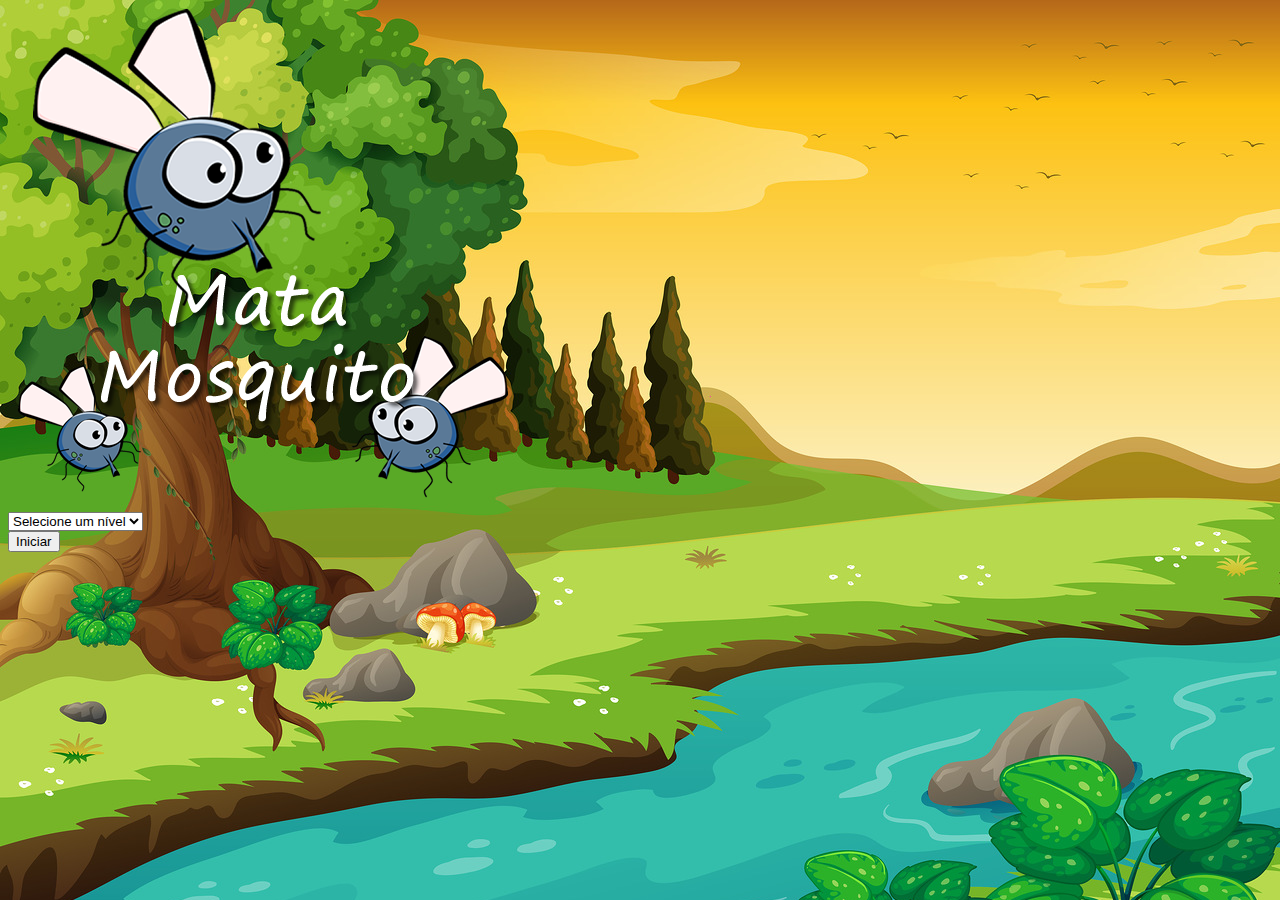
<file: index.html>
<!DOCTYPE html>
<html>
<head>
	<meta charset="utf-8">
	<title>Inicio</title>
	<!-- CSS only -->
	<link href="https://cdn.jsdelivr.net/npm/bootstrap@5.1.0/dist/css/bootstrap.min.css" rel="stylesheet" integrity="sha384-KyZXEAg3QhqLMpG8r+8fhAXLRk2vvoC2f3B09zVXn8CA5QIVfZOJ3BCsw2P0p/We" crossorigin="anonymous">
	<link rel="stylesheet" type="text/css" href="game.css">

	<script>
		function iniciarJogo(){
			var nivel = document.getElementById('nivel').value
			if(nivel === ''){
				alert('Selecione um nível de jogo')
				return false
			}
			window.location.href = 'game_mosquito.html?' + nivel
		}
	</script>
</head>
<body>
	<div class="container">
		<div class="row">
			<div class="col">
				<div class="d-flex justify-content-center">
					<img src="img/game.png">
				</div>
			</div>
		</div>

		<div class="container">
			<div class="row">
				<div class="col">
					<div class="d-flex justify-content-center">
						<div class="mb-2">
							<select class="form-control" id="nivel">
								<option value=""> Selecione um nível</option>
								<option value="normal"> Normal</option>
								<option value="dificil"> Dificil</option>
								<option value="muitodificil"> Muito dificil</option>
							</select>
						</div>
					</div>
				</div>
			</div>	
		</div>
		<div class="row">
			<div class="col">
				<div class="d-flex justify-content-center">
					<button type="button" class="btn btn-danger btn-lg" onclick="iniciarJogo()">Iniciar </button>
				</div>
			</div>
		</div>
	</div>
</body>
</html>
</file>
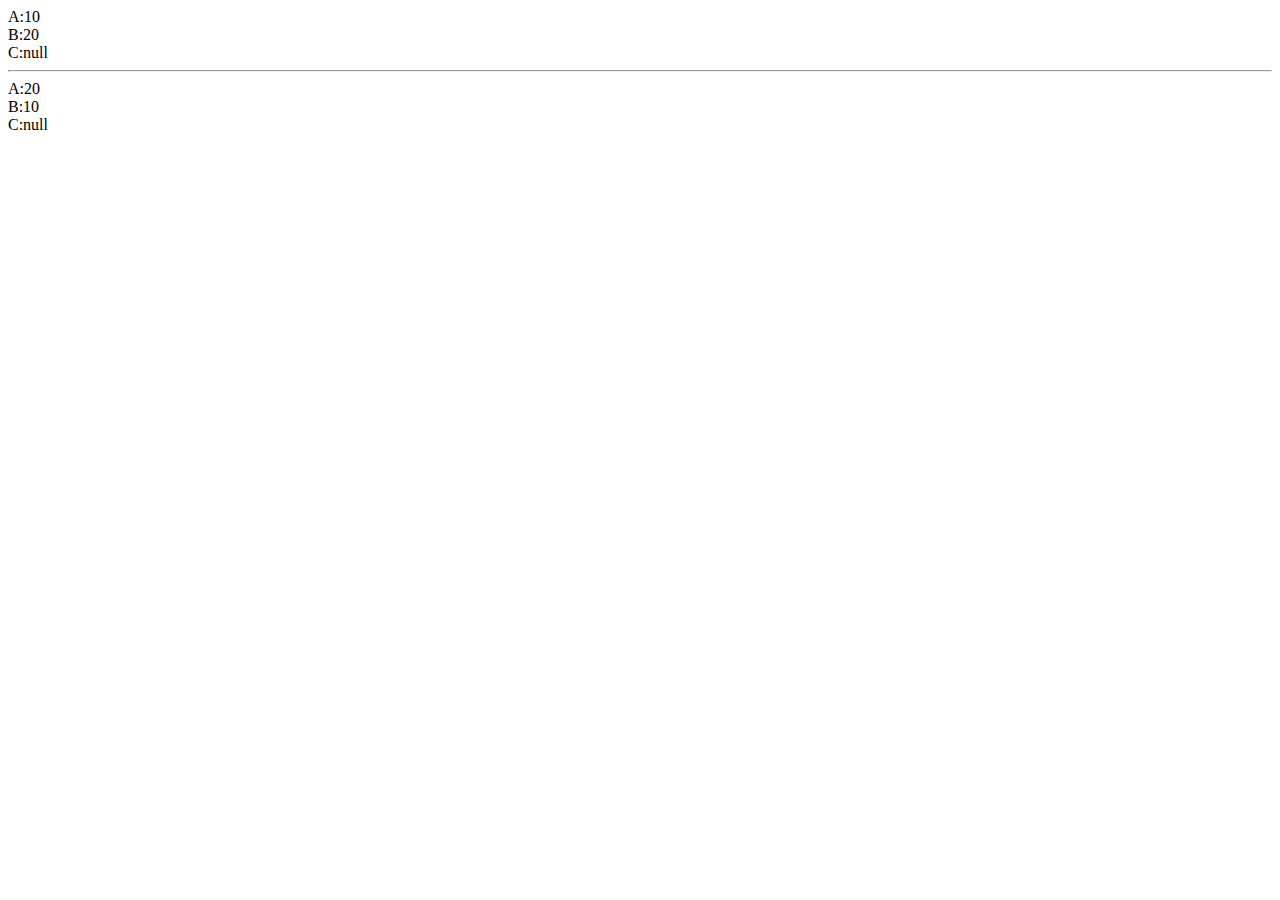
<file: desafio_abc.html>
<!DOCTYPE html>
<html>
<head>
	<meta charset="utf-8">
	<title>Desafio Javascript</title>
	<script>
		var a = 10
		var b = 20
		var c = null

		document.write('A:' + a + '<br>' )

		document.write('B:' + b + '<br>' )

		document.write('C:' + c + '<br>' )

		document.write('<hr>')

		c = a
		a = b
		b = c
		c = null

		document.write('A:' + a + '<br>' )

		document.write('B:' + b + '<br>' )

		document.write('C:' + c + '<br>' )

	</script>
</head>
<body>

</body>
</html>
</file>
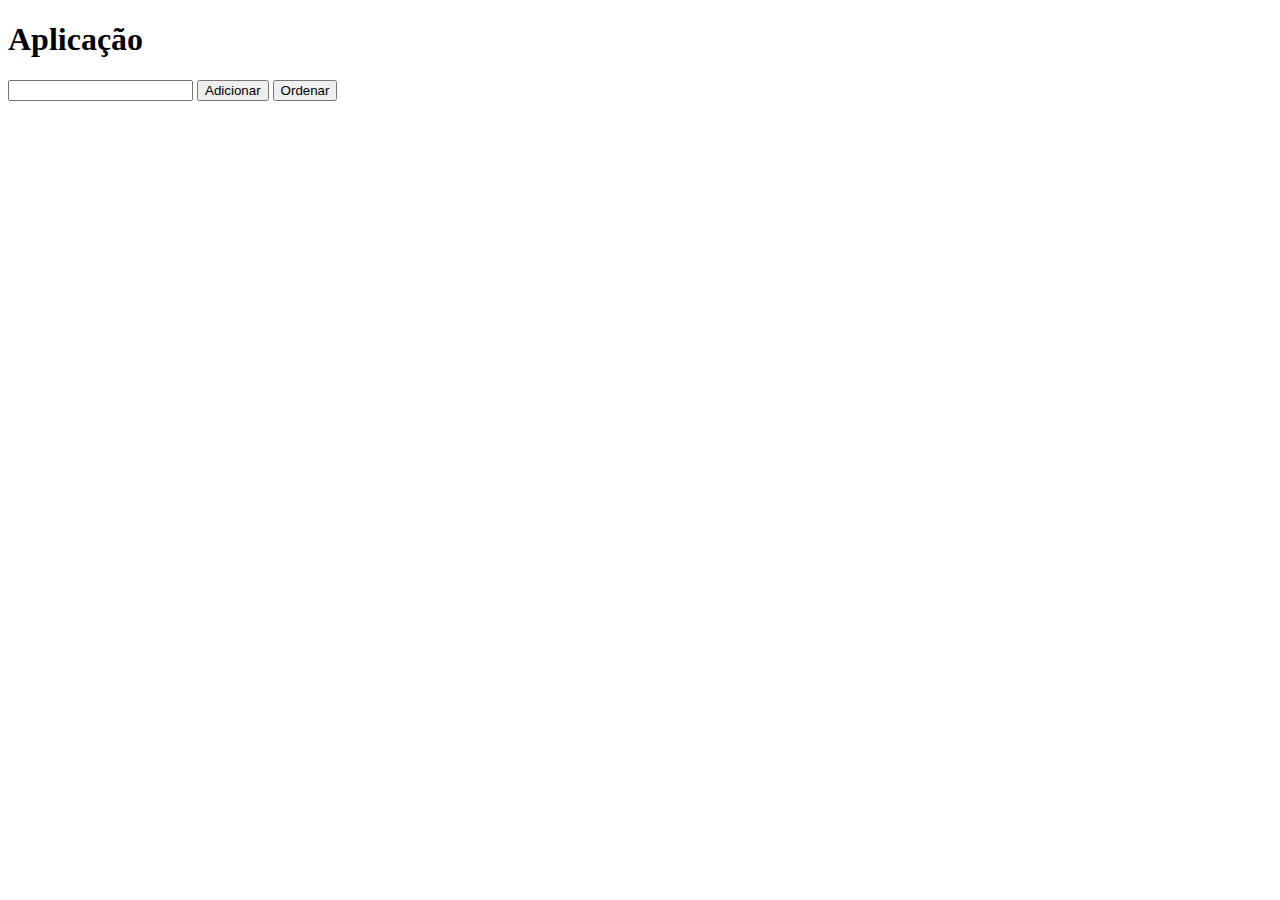
<file: ex_fix_array.html>
<!DOCTYPE html>
<html>
<head>
	<meta charset="utf-8">
	<title>JavaScript Array</title>
	<script>
		
	var objetos = Array('cadeira','garfo','impressora')	

	function adicionar(){
		var x = document.getElementById('texto').value
		if(x === ''){
			alert('Informe um valor válido')
		}else if(objetos.indexOf(x) !== -1){
			alert('Objeto já foi adicionado')
		}else{
			objetos.push(x)
			console.log(objetos)
			document.getElementById('texto').value = ''
		}
	}

	function ordenar(){
		objetos.sort()
		console.log(objetos)
	}
	</script>

</head>
<body>
<h1> Aplicação</h1>

<input type="text" name="texto" id="texto">
<button onclick="adicionar()">Adicionar</button>
<button	onclick="ordenar()">Ordenar</button>

</body>
</html>
</file>
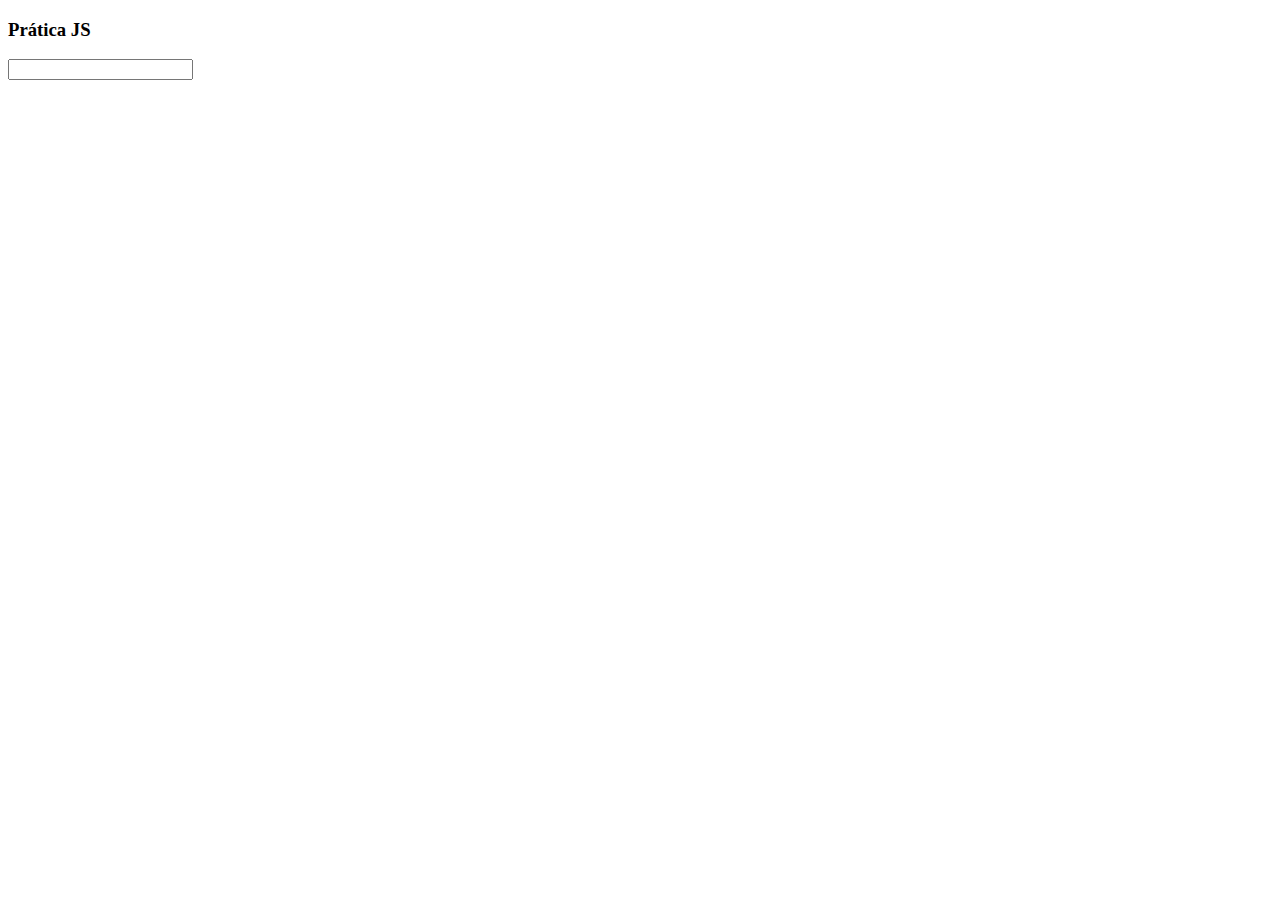
<file: ex_fix_eventos.html>
<!DOCTYPE html>
<html>
<head>
	<meta charset="utf-8">
	<title>JavaScript Eventos </title>
</head>
<script>
		function modificaCor(){
			document.getElementById('teste').style.background = "yellow";
		}

		function verif(){
			var x = document.getElementById('teste').value 

			if(x.length < 3)
			document.getElementById('teste').style.background = "blue";
			else{
			document.getElementById('teste').style.background = "red";		
			}
		}
		</script>
	
<body>
	<h3>Prática JS</h3>

	<input onfocus="modificaCor()" onblur="verif()" type="text" name="teste" id="teste">

</body>
</html>
</file>
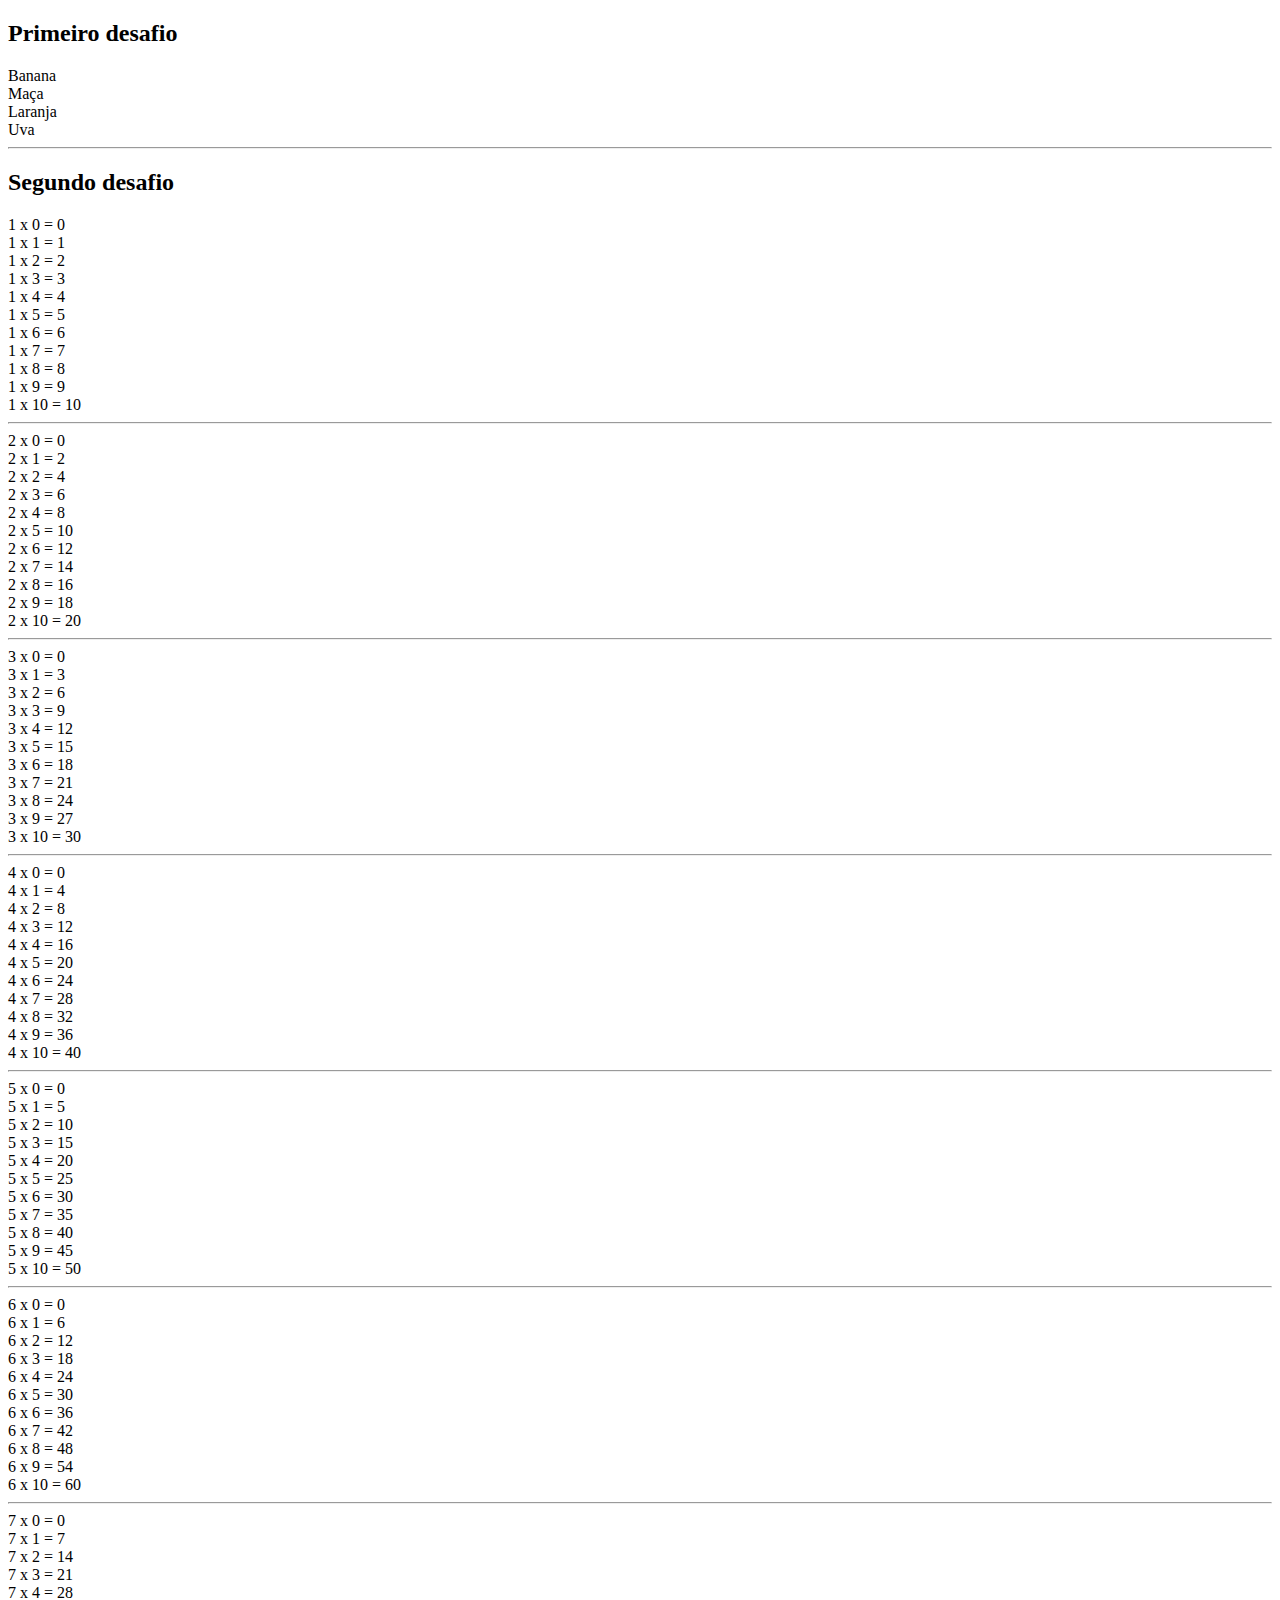
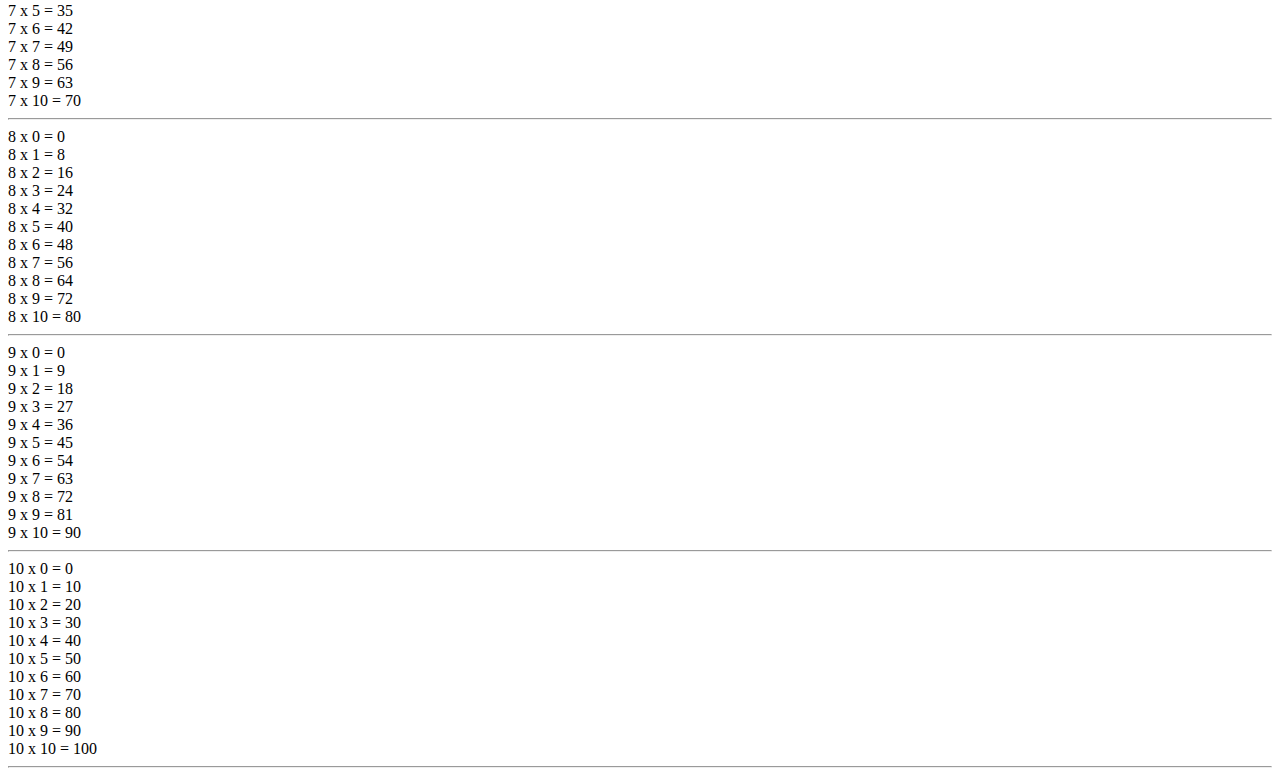
<file: ex_fix_loop.html>
<!DOCTYPE html>
<html>
<head>
	<meta charset="utf-8">
	<title>JavaScript Loops</title>
	<script >

		document.write('<h2> Primeiro desafio </h2>')

		var lista_frutas = Array()

		lista_frutas[0] = 'Banana'
		lista_frutas[1] = 'Maça'
		lista_frutas[2] = 'Laranja'
		lista_frutas[3] = 'Uva'


		for(x= 0; x<lista_frutas.length; x++){
			document.write(lista_frutas[x]+ '<br>')
		}

		document.write('<hr>')

		document.write('<h2> Segundo desafio </h2>')

	
		var y = 1
		while(y<=10){			
			var x = 0
			while(x<=10){
				document.write(y + ' x ' + x + ' = ' + (y * x) + '<br>')
				x++
			}
			document.write('<hr>')
			y++	
		}

	</script>
</head>

<body>

</body>
</html>
</file>
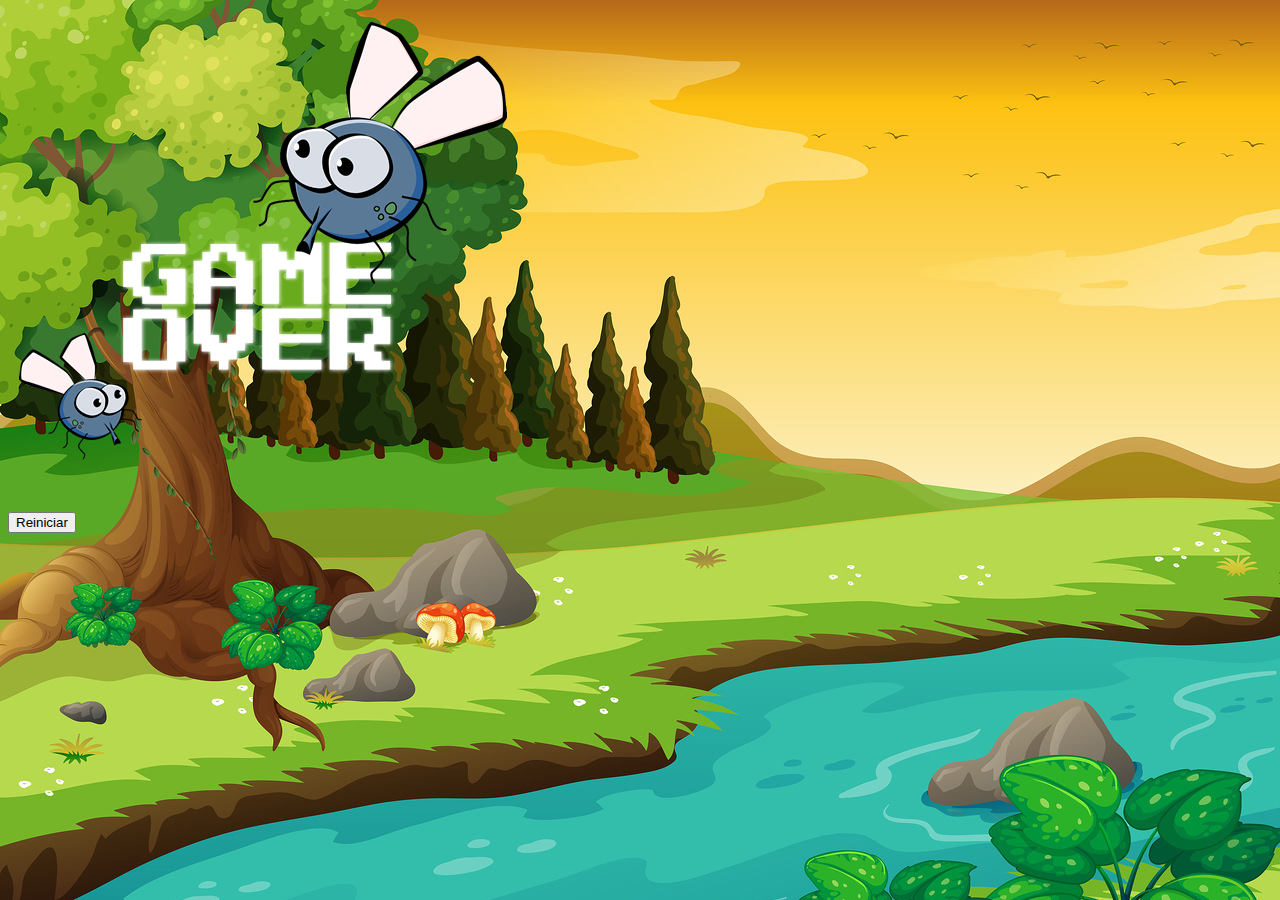
<file: fim.html>
<!DOCTYPE html>
<html>
<head>
	<meta charset="utf-8">
	<title>Fim de jogo</title>
	<!-- CSS only -->
	<link href="https://cdn.jsdelivr.net/npm/bootstrap@5.1.0/dist/css/bootstrap.min.css" rel="stylesheet" integrity="sha384-KyZXEAg3QhqLMpG8r+8fhAXLRk2vvoC2f3B09zVXn8CA5QIVfZOJ3BCsw2P0p/We" crossorigin="anonymous">
	<link rel="stylesheet" type="text/css" href="game.css">
</head>
<body>
	<div class="container">
		<div class="row">
			<div class="col">
				<div class="d-flex justify-content-center">
					<img src="img/game_over.png">
				</div>
			</div>
		</div>
		<div class="row">
			<div class="col">
				<div class="d-flex justify-content-center">
					<button type="button" class="btn btn-dark btn-lg" onclick="window.location.href='index.html'"">Reiniciar </button>
				</div>
			</div>
		</div>
	</div>
</body>
</html>
</file>
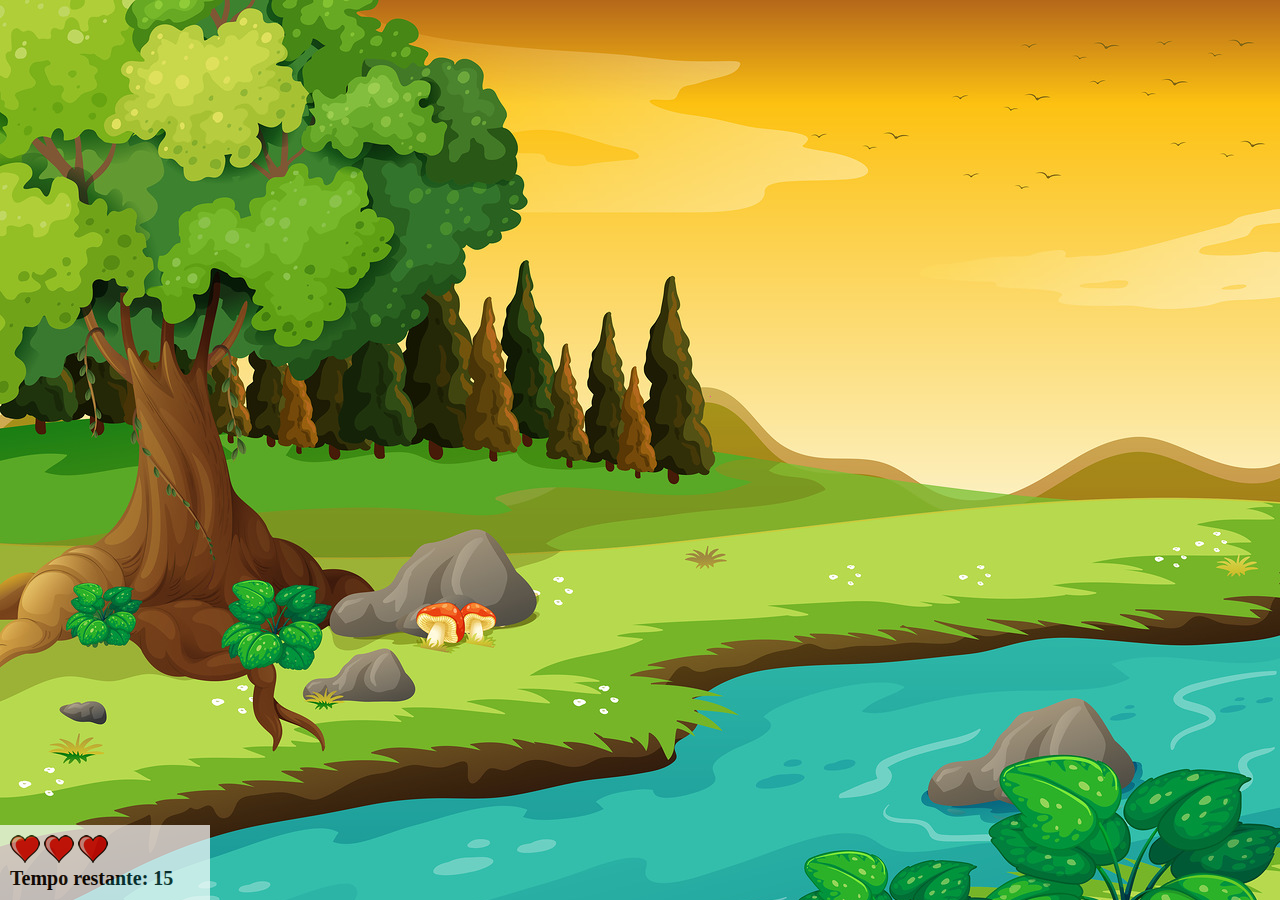
<file: game_mosquito.html>
<!DOCTYPE html>
<html>
<head>
	<meta charset="utf-8">
	<title>Game mata mosquito</title>
	<script src="jogo.js"></script>
	<link rel="stylesheet" type="text/css" href="game.css">
</head>
<body onresize="ajustarDimensaoJogo()">

	<div class="painel">
		<div class="vidas">
			<img id="v1" src="img/coracao_cheio.png">
			<img id="v2" src="img/coracao_cheio.png">
			<img id="v3" src="img/coracao_cheio.png">

		</div>
		<div class="cronometro">
			Tempo restante: <span id="cronometro"></span>
		</div>
	</div>
	<script>
		document.getElementById('cronometro').innerHTML = tempo
		
		var criaMosquito = setInterval(function(){
			posicaoRandomica()
		}, criaMosquitoTempo	
		)
	</script>
</body>
</html>
</file>
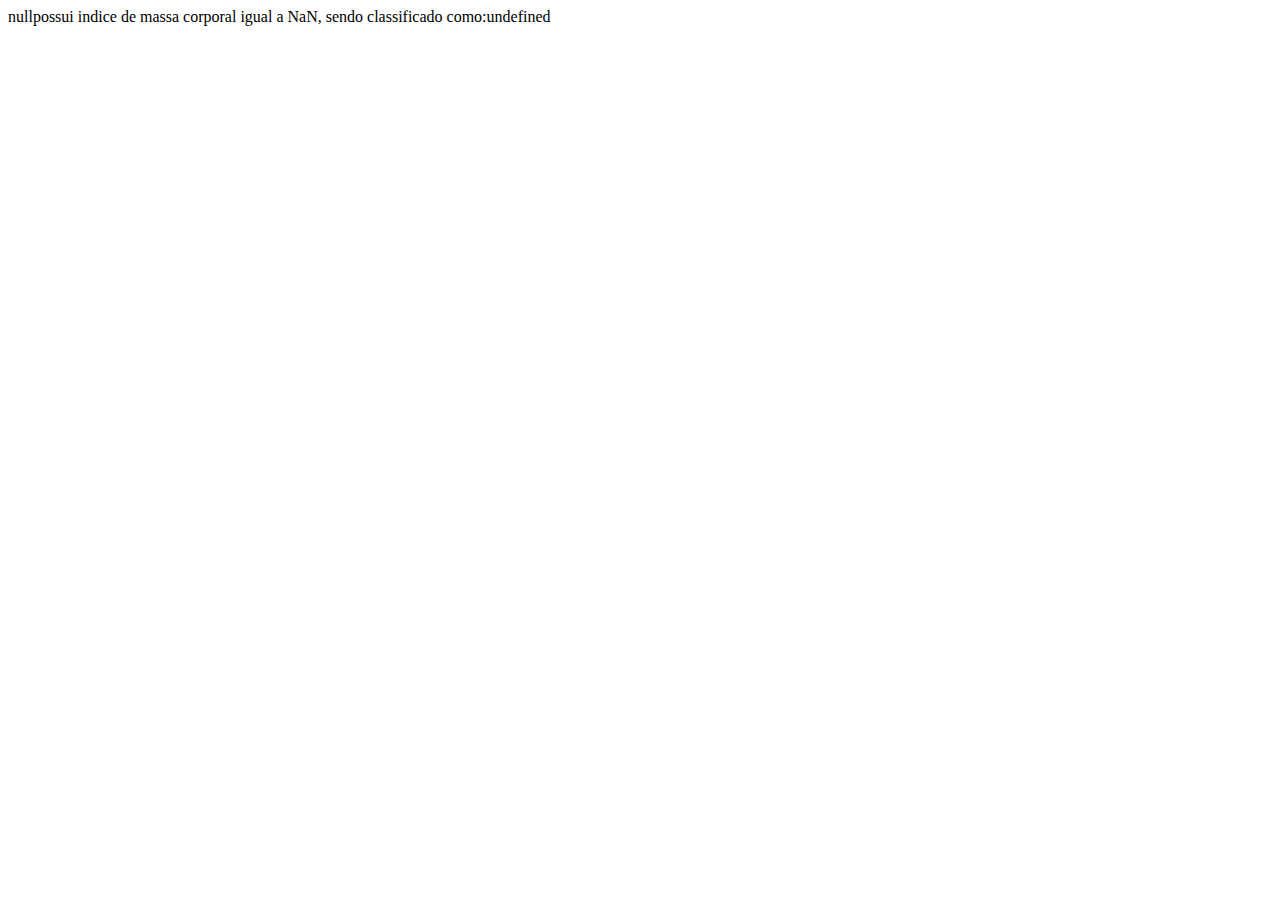
<file: pratica_js.html>
<!DOCTYPE html>
<html>
<head>
	<meta charset="utf-8">
	<title>JavaScript prática</title>
	<script>
		var nome = prompt('Digite seu nome')
		var altura = prompt('Digite sua altura em cm')
		var peso = prompt('Digite seu peso em kg')

		altura = parseFloat(altura)
		peso = parseFloat(peso)

		altura = altura/100

		var imc = peso / (altura*altura)
		var classificacao

		if(imc<16){
			//document.write()
			classificacao = 'Baixo peso muito grave'
		}else if(imc>=16 && imc<=16.99){
			//document.write()
			classificacao = 'Teste2'
		}else if(imc>=17 && imc<=18.49){
			//document.write()
			classificacao = 'Teste3'
		}else if(imc>=18.5 && imc<=24.99){
			//document.write()
			classificacao = 'Teste4'
		}else if(imc>=25 && imc<=29.99){
			//document.write()
			classificacao = 'Sobrepeso'
		}else if(imc>=30 && imc<=34.99){
			//document.write()
			classificacao = 'Teste5'
		}else if(imc>=35 && imc<=39.99){
			//document.write()
			classificacao = 'Teste6'
		}else if(imc>=40){
			//document.write()
			classificacao = 'Teste7'
		}		


	document.write(nome + 'possui indice de massa corporal igual a ' + imc + ', sendo classificado como:' + classificacao)


	</script>
</head>
<body>

</body>
</html>
</file>
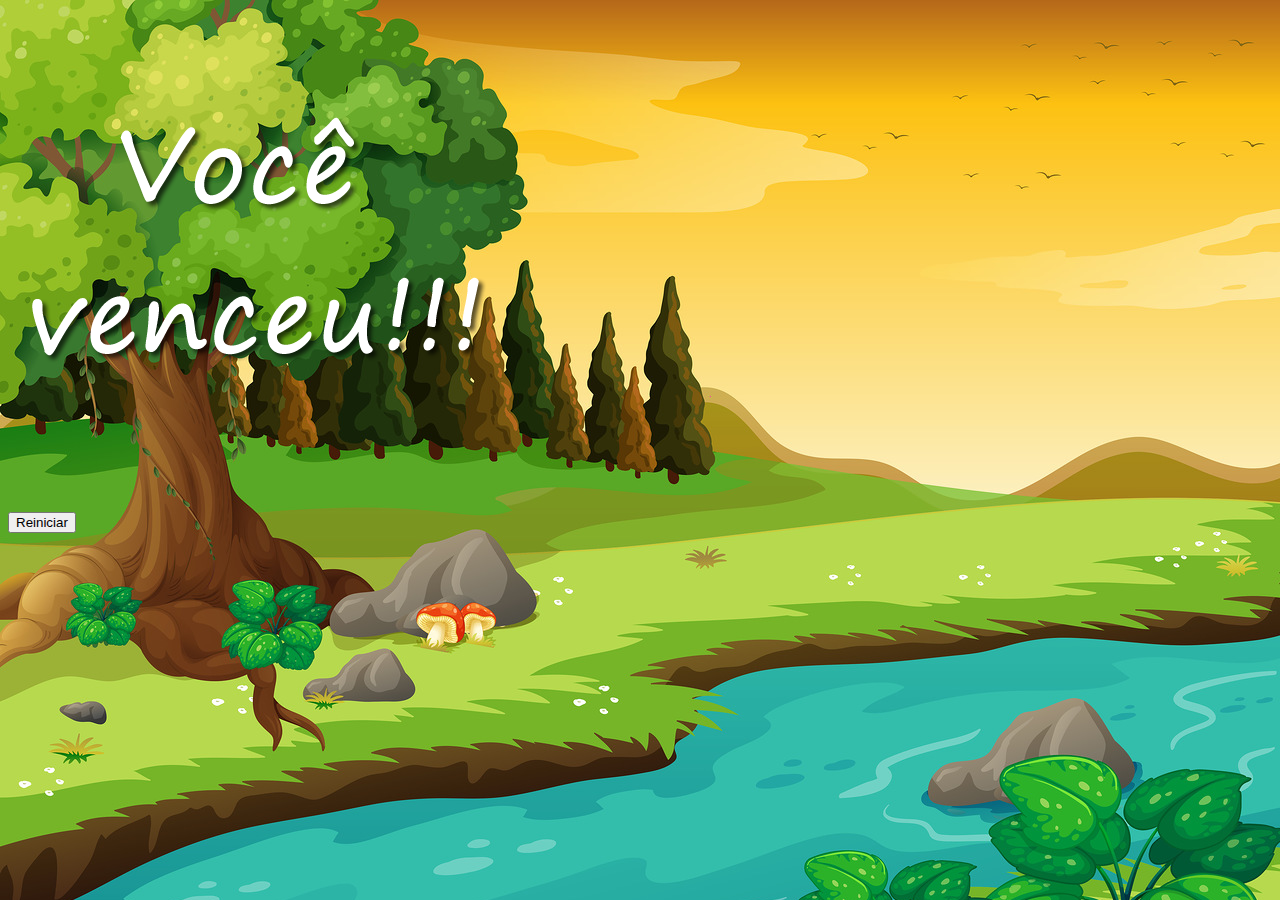
<file: vitoria.html>
<!DOCTYPE html>
<html>
<head>
	<meta charset="utf-8">
	<title>Fim de jogo</title>
	<!-- CSS only -->
	<link href="https://cdn.jsdelivr.net/npm/bootstrap@5.1.0/dist/css/bootstrap.min.css" rel="stylesheet" integrity="sha384-KyZXEAg3QhqLMpG8r+8fhAXLRk2vvoC2f3B09zVXn8CA5QIVfZOJ3BCsw2P0p/We" crossorigin="anonymous">
	<link rel="stylesheet" type="text/css" href="game.css">
</head>
<body>
	<div class="container">
		<div class="row">
			<div class="col">
				<div class="d-flex justify-content-center">
					<img src="img/vitoria.png">
				</div>
			</div>
		</div>
		<div class="row">
			<div class="col">
				<div class="d-flex justify-content-center">
					<button type="button" class="btn btn-dark btn-lg" onclick="window.location.href='index.html'"">Reiniciar </button>
				</div>
			</div>
		</div>
	</div>
</body>
</html>
</file>
<file: game.css>
html{
	cursor: url(img/mata_mosca.png) 30 30, auto;
}

body{
	background-image: url('img/bg.jpg');
	background-repeat: no-repeat;
	background-size: 100%;
}

.painel{
position: absolute;
padding: 10px;
background-color: #fff;
bottom: 0px;
left: 0px;
opacity: 0.7;
width: 190px;
}
.vidas{
	float: left;
}
.cronometro{
	float: left;
	font-size: 20px;
	font-weight: bold;
}
.mosquito1{
	width: 50px;
	height: 50px;
}
.mosquito2{
	width: 70px;
	height: 70px;
}
.mosquito3{
	width: 90px;
	height: 90px;
}

.ladoA{
	transform: scaleX(1);
}

.ladoB{
	transform: scaleX(-1);
}
</file>
